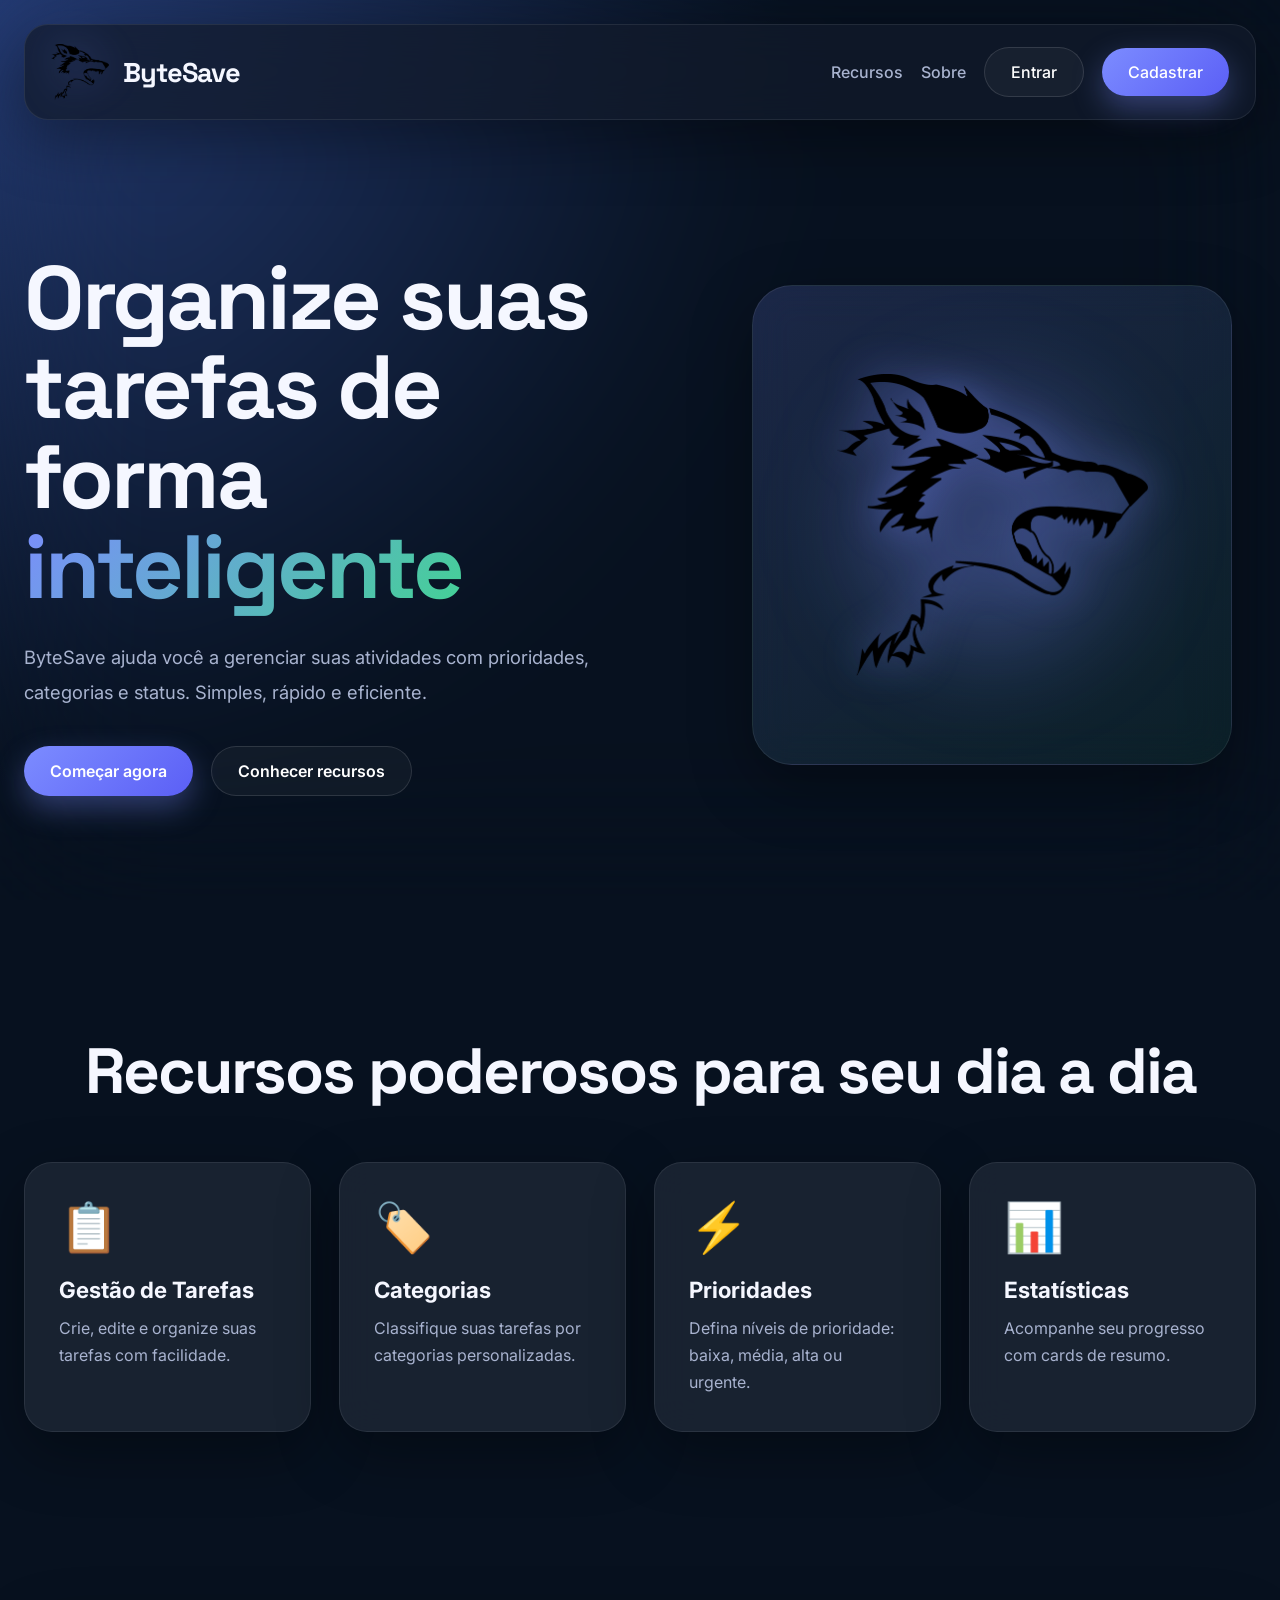
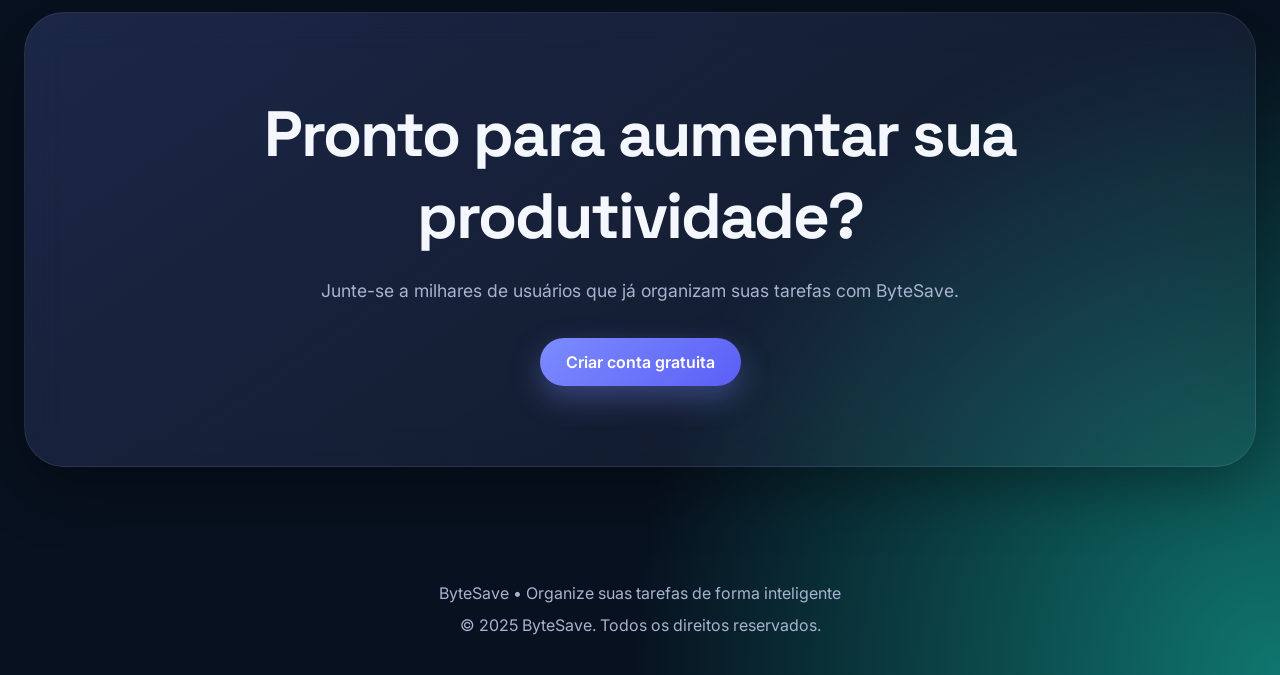
<file: index.html>
<!doctype html>
<html lang="en">
  <head>
    <meta charset="UTF-8" />
    <meta name="viewport" content="width=device-width, initial-scale=1.0" />
    <title>ByteSave - Gerencie suas tarefas</title>
    <link rel="preconnect" href="https://fonts.googleapis.com" />
    <link rel="preconnect" href="https://fonts.gstatic.com" crossorigin />
    <link
      href="https://fonts.googleapis.com/css2?family=Poppins:wght@400;500;600;700;800&family=Inter:wght@300;400;500;600;700&display=swap"
      rel="stylesheet"
    />
    <link rel="stylesheet" href="index.css" />
  </head>
  <body>
    <div class="home-wrapper">
      <header class="home-header">
        <div class="logo-area">
          <img
            src="imgs/logolobo.png"
            alt="ByteSave Logo"
            class="logo-img"
            onerror="this.src = 'https://via.placeholder.com/60?text=Logo'"
          />
          <span class="logo-text">ByteSave</span>
        </div>
        <nav class="home-nav">
          <a href="#features">Recursos</a>
          <a href="#about">Sobre</a>
          <a href="./login/index.html" class="btn-login">Entrar</a>
          <a href="./cadastro/cadastro.html" class="btn-signup">Cadastrar</a>
        </nav>
      </header>

      <main>
        <section class="hero">
          <div class="hero-content">
            <h1>
              Organize suas tarefas de forma
              <span class="highlight">inteligente</span>
            </h1>
            <p>
              ByteSave ajuda você a gerenciar suas atividades com prioridades,
              categorias e status. Simples, rápido e eficiente.
            </p>
            <div class="hero-buttons">
              <a href="./login/index.html" class="btn-primary">Começar agora</a>
              <a href="#features" class="btn-secondary">Conhecer recursos</a>
            </div>
          </div>
          <div class="hero-image">
            <div class="illustration">
              <img
                src="imgs/logolobo.png"
                alt="ByteSave Logo"
                class="logo-img"
                onerror="this.src = 'https://via.placeholder.com/60?text=Logo'"
              />
            </div>
          </div>
        </section>

        <section id="features" class="features">
          <h2>Recursos poderosos para seu dia a dia</h2>
          <div class="features-grid">
            <div class="feature-card">
              <div class="feature-icon">📋</div>
              <h3>Gestão de Tarefas</h3>
              <p>Crie, edite e organize suas tarefas com facilidade.</p>
            </div>
            <div class="feature-card">
              <div class="feature-icon">🏷️</div>
              <h3>Categorias</h3>
              <p>Classifique suas tarefas por categorias personalizadas.</p>
            </div>
            <div class="feature-card">
              <div class="feature-icon">⚡</div>
              <h3>Prioridades</h3>
              <p>Defina níveis de prioridade: baixa, média, alta ou urgente.</p>
            </div>
            <div class="feature-card">
              <div class="feature-icon">📊</div>
              <h3>Estatísticas</h3>
              <p>Acompanhe seu progresso com cards de resumo.</p>
            </div>
          </div>
        </section>

        <section class="cta">
          <h2>Pronto para aumentar sua produtividade?</h2>
          <p>
            Junte-se a milhares de usuários que já organizam suas tarefas com
            ByteSave.
          </p>
          <a href="./login/index.html" class="btn-primary btn-large"
            >Criar conta gratuita</a
          >
        </section>
      </main>

      <footer class="home-footer">
        <p>ByteSave • Organize suas tarefas de forma inteligente</p>
        <p>&copy; 2025 ByteSave. Todos os direitos reservados.</p>
      </footer>
    </div>

    <script src="index.js"></script>
  </body>
</html>
</file>
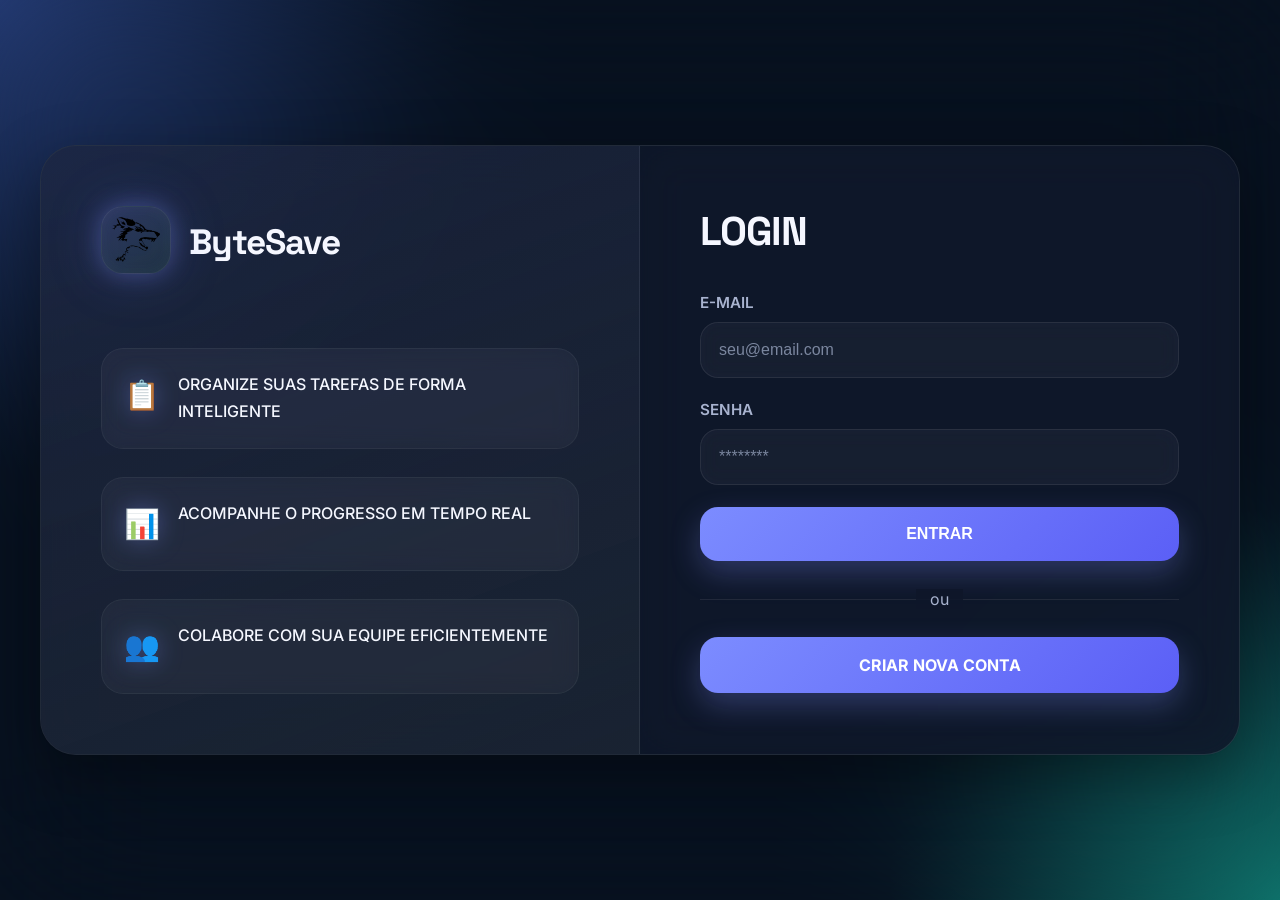
<file: login/index.html>
<!doctype html>
<html lang="pt-BR">
  <head>
    <meta charset="UTF-8" />
    <meta name="viewport" content="width=device-width, initial-scale=1.0" />

    <title>ByteSave - Login</title>

    <link rel="preconnect" href="https://fonts.googleapis.com" />
    <link rel="preconnect" href="https://fonts.gstatic.com" crossorigin />

    <link
      href="https://fonts.googleapis.com/css2?family=Poppins:wght@400;600;700&family=Inter:wght@300;400;500;600&display=swap"
      rel="stylesheet"
    />

     <link rel="stylesheet" href="login.css" />
  </head>

  <body>
    <div class="container">
      <!-- LADO ESQUERDO -->
      <div class="features-side">
        <div class="logo-area">
          <div class="logo">
            <img src="../imgs/logolobo.png" alt="ByteSave Logo" />
          </div>

          <span class="brand-name">ByteSave</span>
        </div>

        <ul class="features-list">
          <li class="feature-item">
            <span class="feature-icon">📋</span>
            <span>ORGANIZE SUAS TAREFAS DE FORMA INTELIGENTE</span>
          </li>

          <li class="feature-item">
            <span class="feature-icon">📊</span>
            <span>ACOMPANHE O PROGRESSO EM TEMPO REAL</span>
          </li>

          <li class="feature-item">
            <span class="feature-icon">👥</span>
            <span>COLABORE COM SUA EQUIPE EFICIENTEMENTE</span>
          </li>
        </ul>
      </div>

      <!-- LADO DIREITO -->
      <div class="auth-side">
        <h2 class="auth-title">LOGIN</h2>

        <div id="message" class="message"></div>

        <form id="loginForm" novalidate>
          <div class="form-group">
            <label class="form-label">E-MAIL</label>

            <input
              type="email"
              id="loginEmail"
              class="form-input"
              placeholder="seu@email.com"
              required
            />

            <p style="color: red" id="email-error" class="input-error"></p>
          </div>

          <div class="form-group">
            <label class="form-label">SENHA</label>

            <input
              type="password"
              id="loginPassword"
              class="form-input"
              placeholder="********"
              required
            />

            <p style="color: red" id="password-error" class="input-error"></p>
          </div>

          <button type="submit" class="btn-login">ENTRAR</button>
        </form>

        <div class="divider">
          <span>ou</span>
        </div>

        <a href="../cadastro/cadastro.html" class="btn-create">
          CRIAR NOVA CONTA
        </a>
      </div>
    </div>

    <script src="script.js"></script>
  </body>
</html>
</file>
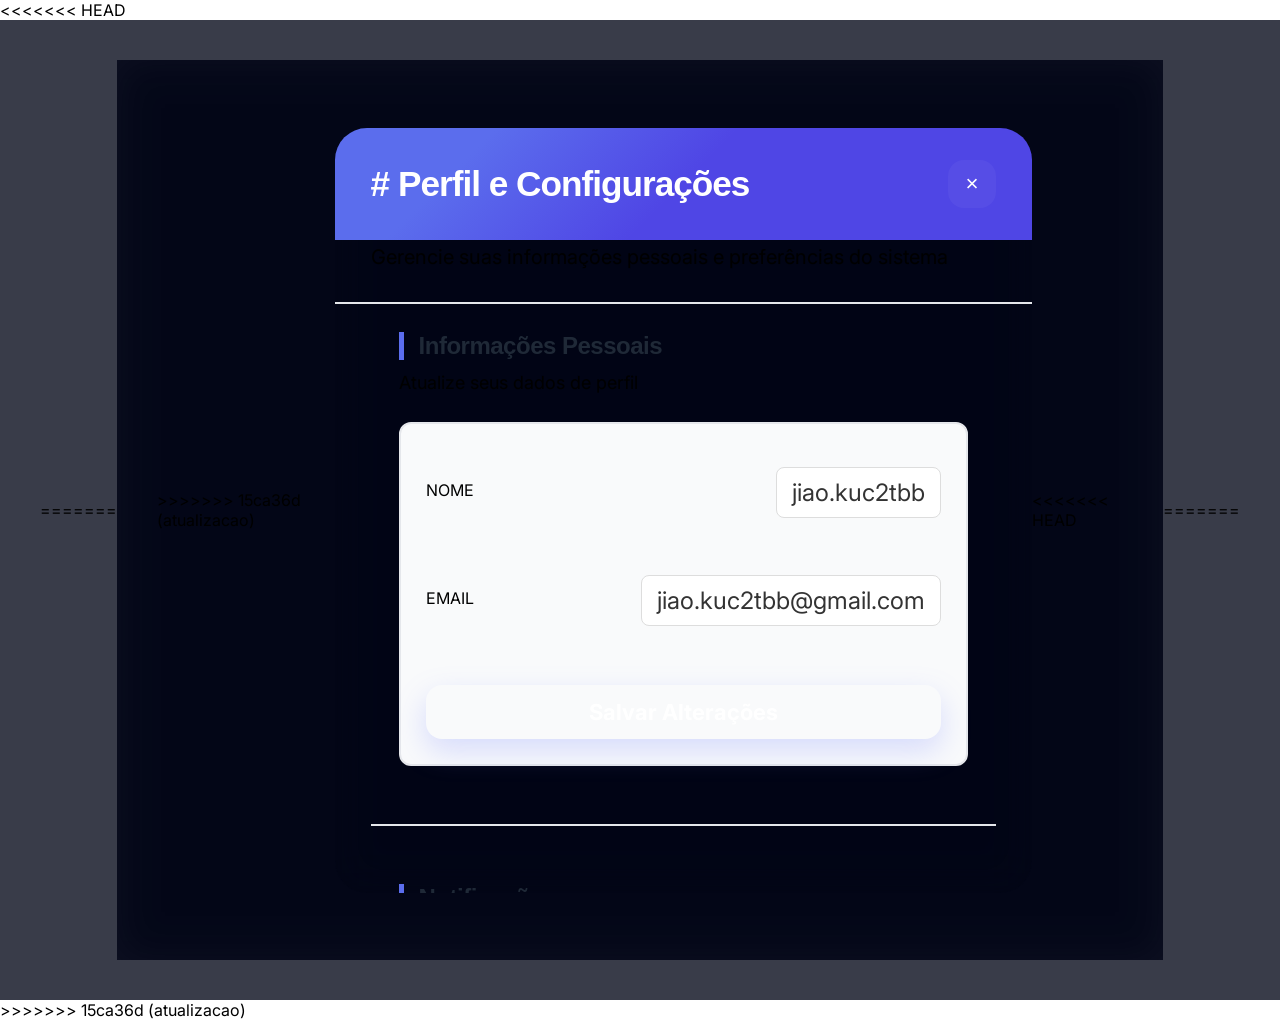
<file: profile/perfil.html>
<<<<<<< HEAD
<div class="modal-overlay" id="perfilModal">
=======
<!DOCTYPE html><html lang="pt-BR"><head><meta charset="UTF-8"><meta name="viewport" content="width=device-width, initial-scale=1.0"><title>Perfil - ByteSave</title><link href="https://fonts.googleapis.com/css2?family=Inter:wght@400;500;600;700&display=swap" rel="stylesheet"><link rel="stylesheet" href="perfil.css"></head><body><div class="modal-overlay" id="perfilModal">
>>>>>>> 15ca36d (atualizacao)
    <div class="modal-container">
        <div class="modal-header">
            <h2># Perfil e Configurações</h2>
            <button class="modal-close" id="closeModal">&times;</button>
        </div>
        
        <div class="modal-subtitle">
            Gerencie suas informações pessoais e preferências do sistema
        </div>
        
        <div class="modal-content">
            <!-- Informações Pessoais -->
            <section class="profile-section">
                <h3 class="section-title">Informações Pessoais</h3>
                <p class="section-description">Atualize seus dados de perfil</p>
                
                <div class="info-card">
                    <div class="info-row">
                        <div class="info-label">Nome</div>
                        <div class="info-value">jiao.kuc2tbb</div>
                    </div>
                    
                    <div class="info-row">
                        <div class="info-label">Email</div>
                        <div class="info-value">jiao.kuc2tbb@gmail.com</div>
                    </div>
                    
                    <button class="btn-save">Salvar Alterações</button>
                </div>
            </section>
            
            <div class="separator"></div>
            
            <!-- Notificações -->
            <section class="profile-section">
                <h3 class="section-title">Notificações</h3>
                <p class="section-description">Configure como deseja receber notificações</p>
                
                <div class="settings-item">
                    <div class="settings-info">
                        <h4>Notificações push</h4>
                        <p>Receba notificações sobre tarefas e atualizações</p>
                    </div>
                    <div class="toggle-switch">
                        <input type="checkbox" class="toggle-input" id="pushNotify" checked>
                        <label class="toggle-label" for="pushNotify"></label>
                    </div>
                </div>
                
                <div class="settings-item">
                    <div class="settings-info">
                        <h4>Atualizações por email</h4>
                        <p>Recebe resumos diários e semanais por email</p>
                    </div>
                    <div class="toggle-switch">
                        <input type="checkbox" class="toggle-input" id="emailNotify" checked>
                        <label class="toggle-label" for="emailNotify"></label>
                    </div>
                </div>
            </section>
            
            <!-- Aparência -->
            <section class="profile-section">
                <h3 class="section-title">Aparência</h3>
                <p class="section-description">Personalize a aparência do sistema</p>
                
                <div class="settings-item">
                    <div class="settings-info">
                        <h4>Modo escuro</h4>
                        <p>Ative o tema escuro para reduzir o cansaço visual</p>
                    </div>
                    <div class="toggle-switch">
                        <input type="checkbox" class="toggle-input" id="darkMode">
                        <label class="toggle-label" for="darkMode"></label>
                    </div>
                </div>
            </section>
            
            <!-- Segurança -->
            <section class="profile-section">
                <h3 class="section-title">Segurança</h3>
                <p class="section-description">Gerencie suas configurações de segurança</p>
                
                <div class="security-item">
                    <div class="security-info">
                        <h4>Alterar senha</h4>
                    </div>
                    <button class="btn-security">Alterar</button>
                </div>
                
                <div class="security-item">
                    <div class="security-info">
                        <h4>Autenticação de dois fatores</h4>
                    </div>
                    <button class="btn-security">Configurar</button>
                </div>
                
                <div class="security-item">
                    <div class="security-info">
                        <h4>Excluir conta</h4>
                    </div>
                    <button class="btn-danger">Excluir</button>
                </div>
            </section>
        </div>
    </div>
<<<<<<< HEAD
</div>
=======
</div></body></html>
>>>>>>> 15ca36d (atualizacao)
</file>
<file: index.css>
@import url('https://fonts.googleapis.com/css2?family=Space+Grotesk:wght@400;500;700&family=Inter:wght@400;500;600;700&display=swap');

:root {
  --bg: #07111f;
  --surface: rgba(18, 27, 44, 0.72);
  --surface-light: rgba(31, 41, 55, 0.75);
  --primary: #7c8cff;
  --secondary: #42d392;
  --text: #f5f7ff;
  --muted: #a8b3cf;
  --border: rgba(255, 255, 255, 0.08);
  --shadow: 0 20px 60px rgba(0, 0, 0, 0.35);
}

* {
  margin: 0;
  padding: 0;
  box-sizing: border-box;
}

html {
  scroll-behavior: smooth;
}

body {
  font-family: 'Inter', sans-serif;
  background:
    radial-gradient(circle at top left, #243b74 0%, transparent 30%),
    radial-gradient(circle at bottom right, #0f766e 0%, transparent 25%),
    var(--bg);
  color: var(--text);
  overflow-x: hidden;
}

body::before {
  content: '';
  position: fixed;
  inset: 0;
  backdrop-filter: blur(80px);
  pointer-events: none;
}

.home-wrapper {
  max-width: 1280px;
  margin: auto;
  padding: 24px;
  position: relative;
  z-index: 1;
}

.home-header {
  display: flex;
  align-items: center;
  justify-content: space-between;
  padding: 18px 26px;
  border: 1px solid var(--border);
  background: var(--surface);
  backdrop-filter: blur(20px);
  border-radius: 24px;
  position: sticky;
  top: 20px;
  z-index: 100;
  box-shadow: var(--shadow);
}

.logo-area {
  display: flex;
  align-items: center;
  gap: 14px;
}

.logo-img {
  width: 58px;
  height: 58px;
  object-fit: contain;
  filter: drop-shadow(0 0 20px rgba(124, 140, 255, .45));
}

.logo-text {
  font-family: 'Space Grotesk', sans-serif;
  font-size: 1.7rem;
  font-weight: 700;
  letter-spacing: -1px;
}

.home-nav {
  display: flex;
  align-items: center;
  gap: 18px;
}

.home-nav a {
  text-decoration: none;
  color: var(--muted);
  font-weight: 500;
  transition: .25s ease;
}

.home-nav a:hover {
  color: white;
}

.btn-login,
.btn-signup,
.btn-primary,
.btn-secondary {
  text-decoration: none;
  border-radius: 999px;
  padding: 14px 26px;
  font-weight: 600;
  transition: .3s ease;
  display: inline-flex;
  align-items: center;
  justify-content: center;
}

.btn-login,
.btn-secondary {
  border: 1px solid rgba(255, 255, 255, .12);
  background: rgba(255, 255, 255, .04);
  color: white !important;
}

.btn-signup,
.btn-primary {
  background: linear-gradient(135deg, var(--primary), #5b5ff6);
  color: white !important;
  box-shadow: 0 12px 30px rgba(124, 140, 255, .35);
}

.btn-login:hover,
.btn-secondary:hover {
  transform: translateY(-2px);
  background: rgba(255, 255, 255, .1);
}

.btn-signup:hover,
.btn-primary:hover {
  transform: translateY(-4px);
  box-shadow: 0 20px 45px rgba(124, 140, 255, .45);
}

.hero {
  min-height: 90vh;
  display: grid;
  grid-template-columns: 1.1fr .9fr;
  align-items: center;
  gap: 60px;
  padding: 80px 0;
}

.hero-content h1 {
  font-family: 'Space Grotesk', sans-serif;
  font-size: clamp(3rem, 7vw, 5.7rem);
  line-height: 1;
  letter-spacing: -3px;
  margin-bottom: 28px;
}

.highlight {
  background: linear-gradient(135deg, #7c8cff, #42d392);
  background-clip: var(--text) ;
  -webkit-background-clip: text;
  -webkit-text-fill-color: transparent;
}

.hero-content p {
  font-size: 1.15rem;
  line-height: 1.9;
  color: var(--muted);
  max-width: 640px;
  margin-bottom: 36px;
}

.hero-buttons {
  display: flex;
  gap: 18px;
  flex-wrap: wrap;
}

.hero-image {
  display: flex;
  justify-content: center;
}

.illustration {
  width: 100%;
  max-width: 480px;
  aspect-ratio: 1/1;
  border-radius: 40px;
  background: linear-gradient(145deg, rgba(124, 140, 255, .18), rgba(66, 211, 146, .08));
  border: 1px solid rgba(255, 255, 255, .08);
  backdrop-filter: blur(20px);
  display: flex;
  align-items: center;
  justify-content: center;
  position: relative;
  overflow: hidden;
  box-shadow: var(--shadow);
}

.illustration::before {
  content: '';
  position: absolute;
  width: 260px;
  height: 260px;
  border-radius: 50%;
  background: rgba(124, 140, 255, .28);
  filter: blur(50px);
}

.hero-image img {
  width: 65%;
  height: auto;
  object-fit: contain;
  position: relative;
  z-index: 1;
}

.features {
  padding: 100px 0;
}

.features h2,
.cta h2 {
  font-family: 'Space Grotesk', sans-serif;
  font-size: clamp(2.3rem, 5vw, 4rem);
  text-align: center;
  margin-bottom: 18px;
  letter-spacing: -2px;
}

.features-grid {
  display: grid;
  grid-template-columns: repeat(auto-fit, minmax(250px, 1fr));
  gap: 28px;
  margin-top: 50px;
}

.feature-card {
  background: var(--surface-light);
  border: 1px solid var(--border);
  padding: 34px;
  border-radius: 28px;
  backdrop-filter: blur(18px);
  transition: .35s ease;
  box-shadow: var(--shadow);
}

.feature-card:hover {
  transform: translateY(-10px) scale(1.02);
  border-color: rgba(124, 140, 255, .5);
}

.feature-icon {
  font-size: 3rem;
  margin-bottom: 20px;
}

.feature-card h3 {
  font-size: 1.4rem;
  margin-bottom: 12px;
}

.feature-card p {
  color: var(--muted);
  line-height: 1.7;
}

.cta {
  margin: 80px 0;
  padding: 80px 40px;
  text-align: center;
  background: linear-gradient(145deg, rgba(124, 140, 255, .18), rgba(255, 255, 255, .03));
  border: 1px solid var(--border);
  border-radius: 40px;
  backdrop-filter: blur(20px);
  box-shadow: var(--shadow);
}

.cta p {
  max-width: 700px;
  margin: 18px auto 32px;
  font-size: 1.1rem;
  line-height: 1.8;
  color: var(--muted);
}

.home-footer {
  padding: 30px 0 10px;
  text-align: center;
  color: var(--muted);
  line-height: 2;
}

@media(max-width:960px) {
  .hero {
    grid-template-columns: 1fr;
    text-align: center;
  }

  .hero-content p {
    margin-inline: auto;
  }

  .hero-buttons {
    justify-content: center;
  }

  .home-header {
    flex-direction: column;
  }

  .home-nav {
    justify-content: center;
    flex-wrap: wrap;
  }
}

@media(max-width:640px) {
  .home-wrapper {
    padding: 16px;
  }

  .home-header {
    padding: 18px;
    border-radius: 20px;
  }

  .hero-content h1 {
    font-size: 3rem;
  }

  .features-grid {
    grid-template-columns: 1fr;
  }

  .cta {
    padding: 50px 24px;
  }
}
</file>
<file: login/login.css>
@import url('https://fonts.googleapis.com/css2?family=Space+Grotesk:wght@400;500;700&family=Inter:wght@400;500;600;700&display=swap');

* {
    margin: 0;
    padding: 0;
    box-sizing: border-box;
}

:root {

    --bg: #07111f;

    --surface: rgba(18, 27, 44, 0.72);
    --surface-light: rgba(31, 41, 55, 0.75);

    --primary: #7c8cff;
    --primary-dark: #5b5ff6;

    --secondary: #42d392;

    --text: #f5f7ff;
    --muted: #a8b3cf;

    --border: rgba(255, 255, 255, 0.08);

    --danger: #ef4444;

    --shadow: 0 20px 60px rgba(0, 0, 0, 0.35);
}

/* Body */

body {

    font-family: 'Inter', sans-serif;

    min-height: 100vh;

    color: var(--text);

    display: flex;
    align-items: center;
    justify-content: center;

    padding: 30px;

    background:
        radial-gradient(circle at top left, #243b74 0%, transparent 30%),
        radial-gradient(circle at bottom right, #0f766e 0%, transparent 25%),
        var(--bg);

    overflow-x: hidden;
}

body::before {
    content: '';

    position: fixed;
    inset: 0;

    backdrop-filter: blur(80px);

    pointer-events: none;
}

/* Container */

.container {

    width: 100%;
    max-width: 1200px;

    display: grid;
    grid-template-columns: 1fr 1fr;

    background: var(--surface);

    border: 1px solid var(--border);
    border-radius: 36px;

    overflow: hidden;

    backdrop-filter: blur(24px);

    box-shadow: var(--shadow);

    position: relative;
    z-index: 1;
}

/* Left Side */

.features-side {

    padding: 60px;

    background:
        linear-gradient(
            160deg,
            rgba(124, 140, 255, 0.08),
            rgba(31, 41, 55, 0.65)
        );

    border-right: 1px solid var(--border);

    display: flex;
    flex-direction: column;
    justify-content: space-between;
}

/* Logo */

.logo-area {
    display: flex;
    align-items: center;
    gap: 18px;
}

.logo img {

    width: 70px;

    padding: 10px;

    border-radius: 22px;

    background:
        linear-gradient(
            145deg,
            rgba(124, 140, 255, 0.18),
            rgba(66, 211, 146, 0.08)
        );

    border: 1px solid rgba(255, 255, 255, 0.08);

    box-shadow:
        0 0 25px rgba(124, 140, 255, .35),
        0 0 60px rgba(124, 140, 255, .18),
        inset 0 0 18px rgba(255, 255, 255, .04);

    backdrop-filter: blur(12px);

    transition: .3s ease;
}

.logo img:hover {

    transform: translateY(-3px) scale(1.03);

    box-shadow:
        0 0 35px rgba(124, 140, 255, .5),
        0 0 80px rgba(66, 211, 146, .18);
}

.brand-name {

    font-family: 'Space Grotesk', sans-serif;

    font-size: 2.2rem;
    font-weight: 700;

    letter-spacing: -1px;
}

/* Features */

.features-list {

    list-style: none;

    display: flex;
    flex-direction: column;

    gap: 28px;

    margin-top: 70px;
}

.feature-item {

    display: flex;
    gap: 18px;

    align-items: flex-start;

    padding: 22px;

    border-radius: 22px;

    background: rgba(255, 255, 255, 0.03);

    border: 1px solid rgba(255, 255, 255, 0.05);

    backdrop-filter: blur(10px);

    transition: .3s ease;
}

.feature-item:hover {

    transform: translateY(-4px);

    border-color: rgba(124, 140, 255, .35);

    background: rgba(255, 255, 255, 0.05);
}

.feature-icon {

    font-size: 1.8rem;

    filter: drop-shadow(
        0 0 12px rgba(124, 140, 255, .35)
    );
}

.feature-item span {

    line-height: 1.7;

    font-weight: 500;

    color: var(--text);
}

/* Right Side */

.auth-side {

    padding: 60px;

    background: rgba(15, 23, 42, 0.45);

    backdrop-filter: blur(20px);
}

/* Titles */

.auth-title {

    font-family: 'Space Grotesk', sans-serif;

    font-size: 2.5rem;

    letter-spacing: -1px;

    margin-bottom: 36px;
}

/* Form */

.form-group {
    margin-bottom: 22px;
}

.form-label {

    display: block;

    margin-bottom: 10px;

    color: var(--muted);

    font-size: .95rem;

    font-weight: 600;
}

.form-input {

    width: 100%;

    padding: 18px;

    border-radius: 18px;

    border: 1px solid var(--border);

    background: rgba(255, 255, 255, 0.04);

    color: var(--text);

    font-size: 1rem;

    outline: none;

    transition: .25s ease;

    backdrop-filter: blur(10px);
}

.form-input::placeholder {
    color: #7b879f;
}

.form-input:focus {

    border-color: rgba(124, 140, 255, .55);

    box-shadow:
        0 0 0 4px rgba(124, 140, 255, .12),
        0 12px 30px rgba(124, 140, 255, .15);

    background: rgba(255, 255, 255, 0.06);
}

/* Buttons */

.btn-login,
.btn-create {

    width: 100%;

    padding: 18px;

    border: none;
    border-radius: 18px;

    background:
        linear-gradient(
            135deg,
            var(--primary),
            var(--primary-dark)
        );

    color: white;

    font-weight: 700;

    font-size: 1rem;

    cursor: pointer;

    transition: .3s ease;

    text-decoration: none;

    display: flex;
    justify-content: center;
    align-items: center;

    box-shadow:
        0 12px 30px rgba(124, 140, 255, .28);
}

.btn-login:hover,
.btn-create:hover {

    transform: translateY(-4px);

    box-shadow:
        0 18px 45px rgba(124, 140, 255, .4);
}

/* Divider */

.divider {

    text-align: center;

    color: var(--muted);

    margin: 28px 0;

    position: relative;
}

.divider span {

    background: rgba(15, 23, 42, .9);

    padding: 0 14px;

    position: relative;
    z-index: 1;
}

.divider::before {

    content: '';

    position: absolute;

    left: 0;
    right: 0;
    top: 50%;

    height: 1px;

    background: var(--border);
}

/* Messages */

.message,
/* Error */

.field-error,
.input-error {

    font-size: .9rem;

    color: #ff6b6b;

    margin-top: 8px;

    font-weight: 500;
}

/* Success */

.message {

    font-size: .95rem;

    color: #42d392;

    margin-top: 10px;

    font-weight: 600;

    text-shadow:
        0 0 12px rgba(66, 211, 146, .35);
}

/* Links */

.btn-create-link {
    text-decoration: none;
}

/* Responsive */

@media(max-width: 900px) {

    .container {
        grid-template-columns: 1fr;
    }

    .features-side {
        display: none;
    }

    .auth-side {
        padding: 40px 26px;
    }

    .auth-title {
        font-size: 2rem;
    }

}
</file>
<file: profile/perfil.css>
<<<<<<< HEAD
@import url("https://fonts.googleapis.com/css2?family=Poppins:wght@400;500;600;700;800&family=Inter:wght@300;400;500;600;700&display=swap");

/* Modal Overlay - fundo escuro */
.modal-overlay {
  position: fixed;
  top: 0;
  left: 0;
  width: 100vw;
  height: 100vh;
  background: rgba(0, 0, 0, 0.7);
  display: none;
  justify-content: center;
  align-items: center;
  z-index: 1000;
}

.modal-overlay.active {
  display: flex;
}

/* Modal Container */
.modal-container {
  width: min(95vw, 800px);
  max-height: min(95vh, 85vh);
  background: white;
  border-radius: 20px;
  box-shadow: 0 20px 60px rgba(91, 109, 237, 0.2);
  overflow-y: auto;
  position: relative;
  border: 3px solid #5b6ded;
}

/* Cabeçalho do Modal */
.modal-header {
  background: linear-gradient(135deg, #5b6ded 20%, #4f46e5 50%);
  color: white;
  padding: clamp(18px, 4vw, 25px) clamp(20px, 5vw, 30px);
  position: sticky;
  top: 0;
  z-index: 10;
  display: flex;
  justify-content: space-between;
  align-items: center;
}

.modal-header h2 {
  font-size: clamp(24px, 6vw, 36px);
  font-family: "Poppins", sans-serif;
  margin: 0;
}

.modal-close {
  background: none;
  border: none;
  color: white;
  font-size: clamp(24px, 5vw, 36px);
  cursor: pointer;
  width: clamp(36px, 8vw, 40px);
  height: clamp(36px, 8vw, 40px);
  display: flex;
  align-items: center;
  justify-content: center;
  border-radius: 50%;
  transition: all 0.3s ease;
}

.modal-close:hover {
  background: rgba(255, 255, 255, 0.2);
  transform: scale(1.1);
}

.modal-subtitle {
  font-size: clamp(16px, 3vw, 20px);
  color: #6b7280;
  padding: clamp(12px, 2.5vw, 15px) clamp(20px, 5vw, 30px);
  border-bottom: 2px solid #e5e7eb;
  font-family: "Inter", sans-serif;
}

/* Conteúdo do Modal */
.modal-content {
  padding: clamp(20px, 4vw, 30px);
}

/* Seções */
.profile-section {
  margin-bottom: clamp(30px, 6vw, 40px);
  padding-bottom: clamp(20px, 4vw, 30px);
  border-bottom: 2px solid #eee;
}

.profile-section:last-child {
  border-bottom: none;
  margin-bottom: 0;
  padding-bottom: 0;
}

.section-title {
  font-size: clamp(20px, 5vw, 28px);
  color: #1f2937;
  margin-bottom: clamp(15px, 3vw, 20px);
  font-family: "Poppins", sans-serif;
  border-left: 5px solid #5b6ded;
  padding-left: clamp(10px, 2vw, 15px);
}

.section-description {
  font-size: clamp(14px, 2.5vw, 18px);
  color: #666;
  margin-bottom: clamp(15px, 3vw, 20px);
  font-family: "Inter", sans-serif;
}

/* Informações Pessoais */
.info-card {
  background: #f9fafb;
  border: 2px solid #e5e7eb;
  border-radius: 12px;
  padding: clamp(18px, 3.5vw, 25px);
}

.info-row {
  margin-bottom: clamp(15px, 3vw, 20px);
}

.info-label {
  font-size: clamp(12px, 2.5vw, 16px);
  color: #666;
  margin-bottom: clamp(4px, 1vw, 5px);
  font-family: "Inter", sans-serif;
  text-transform: uppercase;
}

.info-value {
  font-size: clamp(16px, 3vw, 24px);
  color: #333;
  font-family: "Inter", sans-serif;
  background: white;
  padding: clamp(8px, 2vw, 10px) clamp(10px, 2.5vw, 15px);
  border-radius: 8px;
  border: 1px solid #ddd;
}

.btn-save {
  background: #5b6ded;
  color: white;
  border: 2px solid #5b6ded;
  border-radius: 8px;
  padding: clamp(10px, 2.5vw, 12px) clamp(30px, 6vw, 40px);
  font-size: clamp(16px, 3vw, 22px);
  font-family: "Poppins", sans-serif;
  cursor: pointer;
  transition: all 0.3s ease;
  margin-top: clamp(15px, 3vw, 20px);
  width: 100%;
}

.btn-save:hover {
  background: linear-gradient(135deg, #5b6ded 0%, #4f46e5 100%);
  transform: translateY(-2px);
  box-shadow: 0 8px 16px rgba(91, 109, 237, 0.3);
}

/* Configurações - estilo toggle */
.settings-item {
  display: flex;
  justify-content: space-between;
  align-items: center;
  padding: clamp(12px, 2.5vw, 15px) 0;
  border-bottom: 1px solid #eee;
  gap: clamp(12px, 2.5vw, 20px);
}

.settings-item:last-child {
  border-bottom: none;
}

.settings-info h4 {
  font-size: clamp(16px, 3vw, 22px);
  color: #333;
  font-family: "Poppins", sans-serif;
  margin-bottom: clamp(3px, 1vw, 5px);
}

.settings-info p {
  font-size: clamp(12px, 2.5vw, 16px);
  color: #666;
  font-family: "Inter", sans-serif;
}

/* Toggle Switch */
.toggle-switch {
  position: relative;
  width: 60px;
  height: 30px;
}

.toggle-input {
  opacity: 0;
  width: 0;
  height: 0;
}

.toggle-label {
  position: absolute;
  cursor: pointer;
  top: 0;
  left: 0;
  right: 0;
  bottom: 0;
  background-color: #d1d5db;
  transition: 0.4s;
  border-radius: 34px;
  border: 2px solid #e5e7eb;
}

.toggle-label:before {
  position: absolute;
  content: "";
  height: 22px;
  width: 22px;
  left: 2px;
  bottom: 2px;
  background-color: white;
  transition: 0.4s;
  border-radius: 50%;
}

.toggle-input:checked + .toggle-label {
  background-color: #5b6ded;
}

.toggle-input:checked + .toggle-label:before {
  transform: translateX(30px);
}

/* Itens de segurança */
.security-item {
  background: #f9fafb;
  border: 2px solid #e5e7eb;
  border-radius: 12px;
  padding: clamp(15px, 3vw, 20px);
  margin-bottom: clamp(12px, 2.5vw, 15px);
  display: flex;
  justify-content: space-between;
  align-items: center;
  gap: clamp(12px, 2.5vw, 20px);
}

.security-item:last-child {
  margin-bottom: 0;
}

.security-info h4 {
  font-size: clamp(16px, 3vw, 22px);
  color: #333;
  font-family: "Poppins", sans-serif;
  margin-bottom: clamp(3px, 1vw, 5px);
}

.btn-security {
  background: #5b6ded;
  color: white;
  border: 2px solid #5b6ded;
  border-radius: 6px;
  padding: clamp(6px, 1.5vw, 8px) clamp(15px, 3vw, 20px);
  font-size: clamp(14px, 2.5vw, 18px);
  font-family: "Poppins", sans-serif;
  cursor: pointer;
  transition: all 0.3s ease;
  white-space: nowrap;
}

.btn-security:hover {
  background: linear-gradient(135deg, #5b6ded 0%, #4f46e5 100%);
}

.btn-danger {
  background: #ef4444;
  color: white;
  border: 2px solid #ef4444;
  border-radius: 6px;
  padding: clamp(6px, 1.5vw, 8px) clamp(15px, 3vw, 20px);
  font-size: clamp(14px, 2.5vw, 18px);
  font-family: "Poppins", sans-serif;
  cursor: pointer;
  transition: all 0.3s ease;
  white-space: nowrap;
}

.btn-danger:hover {
  background: #dc2626;
  border-color: #dc2626;
}

/* Separador */
.separator {
  height: 2px;
  background: #e5e7eb;
  margin: clamp(20px, 4vw, 30px) 0;
}

/* ====== MEDIA QUERIES - Responsividade ====== */

/* Desktop Large (1440px+) */
@media (min-width: 1440px) {
  .modal-container {
    width: min(90vw, 900px);
  }

  .modal-header {
    padding: 25px 30px;
  }

  .modal-content {
    padding: 30px;
  }
}

/* Desktop to Tablet Transition (1024px) */
@media (max-width: 1024px) {
  .modal-container {
    width: min(92vw, 800px);
  }

  .info-card {
    padding: 20px;
  }
}

/* Tablet (768px) */
@media (max-width: 768px) {
  .modal-container {
    width: 95vw;
    max-height: 95vh;
    border-radius: 16px;
  }

  .modal-header {
    padding: clamp(16px, 3vw, 20px) clamp(18px, 4vw, 25px);
  }

  .modal-header h2 {
    font-size: clamp(20px, 5vw, 28px);
  }

  .modal-content {
    padding: clamp(18px, 3.5vw, 25px);
  }

  .profile-section {
    margin-bottom: clamp(24px, 4vw, 30px);
    padding-bottom: clamp(16px, 3vw, 20px);
  }

  .section-title {
    font-size: clamp(18px, 4vw, 24px);
    margin-bottom: clamp(12px, 2.5vw, 15px);
    padding-left: clamp(8px, 1.5vw, 12px);
  }

  .section-description {
    font-size: clamp(13px, 2.5vw, 16px);
    margin-bottom: clamp(12px, 2.5vw, 15px);
  }

  .info-card {
    padding: clamp(14px, 3vw, 20px);
  }

  .info-row {
    margin-bottom: clamp(12px, 2.5vw, 15px);
  }

  .info-label {
    font-size: clamp(11px, 2vw, 14px);
    margin-bottom: clamp(3px, 0.8vw, 4px);
  }

  .info-value {
    font-size: clamp(14px, 2.5vw, 20px);
    padding: clamp(6px, 1.5vw, 8px) clamp(8px, 2vw, 12px);
  }

  .btn-save {
    padding: clamp(8px, 2vw, 10px) clamp(24px, 5vw, 32px);
    font-size: clamp(14px, 2.5vw, 18px);
    margin-top: clamp(12px, 2.5vw, 15px);
  }

  .settings-item {
    flex-wrap: wrap;
    padding: clamp(10px, 2vw, 12px) 0;
    gap: clamp(10px, 2vw, 15px);
  }

  .settings-info h4 {
    font-size: clamp(14px, 2.5vw, 18px);
    margin-bottom: clamp(2px, 0.8vw, 3px);
  }

  .settings-info p {
    font-size: clamp(11px, 2vw, 14px);
  }

  .toggle-switch {
    width: 50px;
    height: 26px;
  }

  .toggle-label:before {
    height: 18px;
    width: 18px;
    left: 2px;
    bottom: 2px;
  }

  .toggle-input:checked + .toggle-label:before {
    transform: translateX(24px);
  }

  .security-item {
    flex-wrap: wrap;
    padding: clamp(12px, 2.5vw, 15px);
    margin-bottom: clamp(10px, 2vw, 12px);
    gap: clamp(10px, 2vw, 15px);
  }

  .security-info h4 {
    font-size: clamp(14px, 2.5vw, 18px);
    margin-bottom: clamp(2px, 0.8vw, 3px);
  }

  .btn-security,
  .btn-danger {
    padding: clamp(5px, 1.2vw, 6px) clamp(12px, 2.5vw, 16px);
    font-size: clamp(12px, 2vw, 16px);
  }

  .separator {
    margin: clamp(16px, 3vw, 20px) 0;
  }
}

/* Mobile Large (481px - 767px) */
@media (max-width: 767px) {
  .modal-container {
    width: 96vw;
    border-radius: 14px;
  }

  .modal-header {
    padding: clamp(14px, 3vw, 18px) clamp(16px, 3.5vw, 20px);
  }

  .modal-header h2 {
    font-size: clamp(18px, 4vw, 24px);
  }

  .modal-close {
    width: clamp(32px, 7vw, 36px);
    height: clamp(32px, 7vw, 36px);
    font-size: clamp(20px, 4vw, 28px);
  }

  .modal-subtitle {
    font-size: clamp(14px, 2.5vw, 18px);
    padding: clamp(10px, 2vw, 12px) clamp(16px, 3vw, 20px);
  }

  .modal-content {
    padding: clamp(16px, 3vw, 22px);
  }

  .profile-section {
    margin-bottom: clamp(20px, 3.5vw, 24px);
    padding-bottom: clamp(14px, 2.5vw, 18px);
  }

  .section-title {
    font-size: clamp(16px, 3.5vw, 20px);
    margin-bottom: clamp(10px, 2vw, 12px);
    padding-left: clamp(7px, 1.5vw, 10px);
  }

  .section-description {
    font-size: clamp(12px, 2.2vw, 14px);
    margin-bottom: clamp(10px, 2vw, 12px);
  }

  .info-card {
    padding: clamp(12px, 2.5vw, 16px);
  }

  .info-row {
    margin-bottom: clamp(10px, 2vw, 12px);
  }

  .info-label {
    font-size: clamp(10px, 1.8vw, 12px);
    margin-bottom: clamp(2px, 0.5vw, 3px);
  }

  .info-value {
    font-size: clamp(12px, 2.2vw, 16px);
    padding: clamp(5px, 1.2vw, 6px) clamp(7px, 1.5vw, 10px);
  }

  .btn-save {
    padding: clamp(7px, 1.8vw, 8px) clamp(20px, 4vw, 28px);
    font-size: clamp(12px, 2.2vw, 16px);
    margin-top: clamp(10px, 2vw, 12px);
  }

  .settings-item {
    flex-direction: column;
    align-items: flex-start;
    padding: clamp(8px, 1.8vw, 10px) 0;
    gap: clamp(8px, 1.5vw, 10px);
  }

  .settings-info h4 {
    font-size: clamp(12px, 2.2vw, 16px);
    margin-bottom: 2px;
  }

  .settings-info p {
    font-size: clamp(10px, 1.8vw, 13px);
  }

  .toggle-switch {
    width: 48px;
    height: 24px;
  }

  .toggle-label:before {
    height: 16px;
    width: 16px;
  }

  .toggle-input:checked + .toggle-label:before {
    transform: translateX(24px);
  }

  .security-item {
    flex-direction: column;
    align-items: flex-start;
    padding: clamp(10px, 2vw, 13px);
    margin-bottom: clamp(8px, 1.5vw, 10px);
    gap: clamp(8px, 1.5vw, 10px);
  }

  .security-info h4 {
    font-size: clamp(12px, 2.2vw, 16px);
    margin-bottom: 2px;
  }

  .btn-security,
  .btn-danger {
    padding: clamp(4px, 1vw, 5px) clamp(10px, 2vw, 13px);
    font-size: clamp(11px, 1.8vw, 13px);
    width: 100%;
    text-align: center;
  }

  .separator {
    margin: clamp(14px, 2.5vw, 18px) 0;
  }
}

/* Mobile (320px - 480px) */
@media (max-width: 480px) {
  .modal-overlay {
    justify-content: flex-end;
  }

  .modal-container {
    width: 100vw;
    max-height: 95vh;
    border-radius: 12px 12px 0 0;
    max-width: none;
  }

  .modal-header {
    padding: clamp(12px, 2.5vw, 15px) clamp(14px, 3vw, 16px);
  }

  .modal-header h2 {
    font-size: clamp(16px, 3.5vw, 20px);
  }

  .modal-close {
    width: clamp(28px, 6vw, 32px);
    height: clamp(28px, 6vw, 32px);
    font-size: clamp(18px, 3.5vw, 22px);
  }

  .modal-subtitle {
    font-size: clamp(12px, 2.2vw, 14px);
    padding: clamp(8px, 1.5vw, 10px) clamp(14px, 2.5vw, 16px);
  }

  .modal-content {
    padding: clamp(14px, 2.5vw, 18px);
  }

  .profile-section {
    margin-bottom: clamp(16px, 3vw, 20px);
    padding-bottom: clamp(12px, 2vw, 14px);
  }

  .section-title {
    font-size: clamp(14px, 3vw, 17px);
    margin-bottom: clamp(8px, 1.5vw, 10px);
    padding-left: clamp(6px, 1.2vw, 8px);
  }

  .section-description {
    font-size: clamp(11px, 2vw, 13px);
    margin-bottom: clamp(8px, 1.5vw, 10px);
  }

  .info-card {
    padding: clamp(10px, 2vw, 14px);
  }

  .info-row {
    margin-bottom: clamp(8px, 1.5vw, 10px);
  }

  .info-label {
    font-size: clamp(9px, 1.5vw, 11px);
    margin-bottom: 2px;
  }

  .info-value {
    font-size: clamp(11px, 2vw, 14px);
    padding: clamp(4px, 1vw, 5px) clamp(6px, 1.2vw, 8px);
  }

  .btn-save {
    padding: clamp(6px, 1.5vw, 7px) clamp(16px, 3vw, 22px);
    font-size: clamp(11px, 2vw, 14px);
    margin-top: clamp(8px, 1.5vw, 10px);
  }

  .settings-item {
    flex-direction: column;
    align-items: flex-start;
    padding: clamp(6px, 1.5vw, 8px) 0;
    gap: clamp(6px, 1.2vw, 8px);
  }

  .settings-info h4 {
    font-size: clamp(11px, 2vw, 14px);
    margin-bottom: 1px;
  }

  .settings-info p {
    font-size: clamp(9px, 1.5vw, 12px);
  }

  .toggle-switch {
    width: 44px;
    height: 22px;
  }

  .toggle-label:before {
    height: 14px;
    width: 14px;
  }

  .toggle-input:checked + .toggle-label:before {
    transform: translateX(22px);
  }

  .security-item {
    flex-direction: column;
    align-items: flex-start;
    padding: clamp(8px, 1.5vw, 10px);
    margin-bottom: clamp(6px, 1.2vw, 8px);
    gap: clamp(6px, 1.2vw, 8px);
  }

  .security-info h4 {
    font-size: clamp(11px, 2vw, 14px);
    margin-bottom: 1px;
  }

  .btn-security,
  .btn-danger {
    padding: clamp(3px, 0.8vw, 4px) clamp(8px, 1.5vw, 10px);
    font-size: clamp(10px, 1.5vw, 12px);
    width: 100%;
    text-align: center;
  }

  .separator {
    margin: clamp(12px, 2vw, 14px) 0;
  }
}

/* Ultra-Mobile (< 320px) */
@media (max-width: 320px) {
  .modal-container {
    border-radius: 8px 8px 0 0;
  }

  .modal-header {
    padding: 10px 12px;
  }

  .modal-header h2 {
    font-size: 14px;
  }

  .modal-close {
    width: 26px;
    height: 26px;
    font-size: 16px;
  }

  .modal-subtitle {
    font-size: 11px;
    padding: 6px 10px;
  }

  .modal-content {
    padding: 12px;
  }

  .profile-section {
    margin-bottom: 12px;
    padding-bottom: 10px;
  }

  .section-title {
    font-size: 12px;
    margin-bottom: 6px;
    padding-left: 5px;
  }

  .section-description {
    font-size: 10px;
    margin-bottom: 6px;
  }

  .info-card {
    padding: 8px;
  }

  .info-row {
    margin-bottom: 6px;
  }

  .info-label {
    font-size: 8px;
    margin-bottom: 2px;
  }

  .info-value {
    font-size: 10px;
    padding: 3px 5px;
  }

  .btn-save {
    padding: 5px 12px;
    font-size: 10px;
    margin-top: 6px;
  }

  .settings-item {
    padding: 4px 0;
    gap: 4px;
  }

  .settings-info h4 {
    font-size: 10px;
    margin-bottom: 0;
  }

  .settings-info p {
    font-size: 8px;
  }

  .toggle-switch {
    width: 40px;
    height: 20px;
  }

  .toggle-label:before {
    height: 12px;
    width: 12px;
  }

  .toggle-input:checked + .toggle-label:before {
    transform: translateX(20px);
  }

  .security-item {
    padding: 8px;
    margin-bottom: 6px;
    gap: 4px;
  }

  .security-info h4 {
    font-size: 10px;
    margin-bottom: 0;
  }

  .btn-security,
  .btn-danger {
    padding: 2px 6px;
    font-size: 9px;
  }

  .separator {
    margin: 10px 0;
  }
}
=======
@import url('https://fonts.googleapis.com/css2?family=Space+Grotesk:wght@400;500;700&family=Inter:wght@400;500;600;700&display=swap');

:root {
    --bg: #07111f;
    --surface: rgba(18, 27, 44, 0.72);
    --surface-light: rgba(31, 41, 55, 0.75);

    --primary: #7c8cff;
    --primary-dark: #5b5ff6;

    --secondary: #42d392;

    --text: #f5f7ff;
    --muted: #a8b3cf;

    --border: rgba(255, 255, 255, 0.08);

    --danger: #ef4444;

    --shadow: 0 20px 60px rgba(0, 0, 0, 0.35);
}

* {
    margin: 0;
    padding: 0;
    box-sizing: border-box;
}

body {
    font-family: 'Inter', sans-serif;
    background:
        radial-gradient(circle at top left, #243b74 0%, transparent 30%),
        radial-gradient(circle at bottom right, #0f766e 0%, transparent 25%),
        var(--bg);

    color: var(--text);
}

/* Overlay */

.modal-overlay {
    min-height: 100vh;
    padding: 40px;

    display: flex;
    justify-content: center;
    align-items: center;

    background: rgba(2, 6, 23, 0.78);

    backdrop-filter: blur(20px);
}

/* Container */

.modal-container {
    width: 100%;
    max-width: 920px;

    background: var(--surface);

    border: 1px solid var(--border);
    border-radius: 32px;

    overflow: hidden;

    backdrop-filter: blur(22px);

    box-shadow: var(--shadow);
}

/* Header */

.modal-header {
    display: flex;
    justify-content: space-between;
    align-items: center;

    padding: 32px 36px;

    border-bottom: 1px solid var(--border);
}

.modal-header h2 {
    font-family: 'Space Grotesk', sans-serif;
    font-size: 2.2rem;
    letter-spacing: -1px;
}

/* Close */

.modal-close {
    width: 48px;
    height: 48px;

    border: 1px solid var(--border);
    border-radius: 16px;

    background: rgba(255, 255, 255, 0.04);

    color: var(--text);

    font-size: 1.4rem;

    cursor: pointer;

    transition: .25s ease;
}

.modal-close:hover {
    transform: translateY(-2px);
    background: rgba(255, 255, 255, 0.08);
}

/* Subtitle */

.modal-subtitle {
    padding: 0 36px 28px;

    color: var(--muted);

    line-height: 1.7;
}

/* Content */

.modal-content {
    padding: 0 36px 36px;
}

/* Sections */

.profile-section {
    background: var(--surface-light);

    border: 1px solid var(--border);

    border-radius: 28px;

    padding: 28px;

    margin-bottom: 28px;

    backdrop-filter: blur(18px);

    box-shadow: var(--shadow);

    transition: .3s ease;
}

.profile-section:hover {
    transform: translateY(-3px);
    border-color: rgba(124, 140, 255, 0.35);
}

/* Titles */

.section-title {
    font-family: 'Space Grotesk', sans-serif;

    font-size: 1.5rem;

    margin-bottom: 8px;

    letter-spacing: -.5px;
}

.section-description {
    color: var(--muted);

    line-height: 1.7;

    margin-bottom: 24px;
}

/* Rows */

.info-row,
.settings-item,
.security-item {
    display: flex;
    justify-content: space-between;
    align-items: center;

    gap: 20px;

    padding: 18px 0;

    border-bottom: 1px solid rgba(255, 255, 255, 0.05);
}

.info-row:last-child,
.settings-item:last-child,
.security-item:last-child {
    border-bottom: none;
}

.info-label,
.settings-info p {
    color: var(--muted);
}

/* Buttons */

.btn-save,
.btn-security,
.btn-danger {
    border: none;

    border-radius: 16px;

    padding: 14px 22px;

    font-weight: 700;

    cursor: pointer;

    transition: .3s ease;

    font-family: 'Inter', sans-serif;
}

/* Primary */

.btn-save,
.btn-security {
    background: linear-gradient(
        135deg,
        var(--primary),
        var(--primary-dark)
    );

    color: white;

    box-shadow: 0 12px 30px rgba(124, 140, 255, .28);
}

.btn-save:hover,
.btn-security:hover {
    transform: translateY(-3px);

    box-shadow: 0 18px 40px rgba(124, 140, 255, .4);
}

/* Danger */

.btn-danger {
    background: linear-gradient(
        135deg,
        #ef4444,
        #dc2626
    );

    color: white;

    box-shadow: 0 12px 30px rgba(239, 68, 68, .25);
}

.btn-danger:hover {
    transform: translateY(-3px);

    box-shadow: 0 18px 40px rgba(239, 68, 68, .4);
}

/* Toggle */

.toggle-input {
    display: none;
}

.toggle-label {
    width: 58px;
    height: 32px;

    background: #334155;

    border-radius: 999px;

    display: block;

    position: relative;

    cursor: pointer;

    transition: .25s ease;
}

.toggle-label::after {
    content: '';

    position: absolute;

    width: 24px;
    height: 24px;

    border-radius: 50%;

    background: white;

    top: 4px;
    left: 4px;

    transition: .25s ease;
}

.toggle-input:checked + .toggle-label {
    background: linear-gradient(
        135deg,
        var(--primary),
        var(--secondary)
    );
}

.toggle-input:checked + .toggle-label::after {
    left: 30px;
}

/* Responsive */

@media(max-width: 768px) {

    .modal-overlay {
        padding: 18px;
    }

    .modal-header,
    .modal-content {
        padding-inline: 22px;
    }

    .modal-subtitle {
        padding-inline: 22px;
    }

    .info-row,
    .settings-item,
    .security-item {
        flex-direction: column;
        align-items: flex-start;
    }

    .modal-header h2 {
        font-size: 1.7rem;
    }

}
>>>>>>> 15ca36d (atualizacao)
</file>
